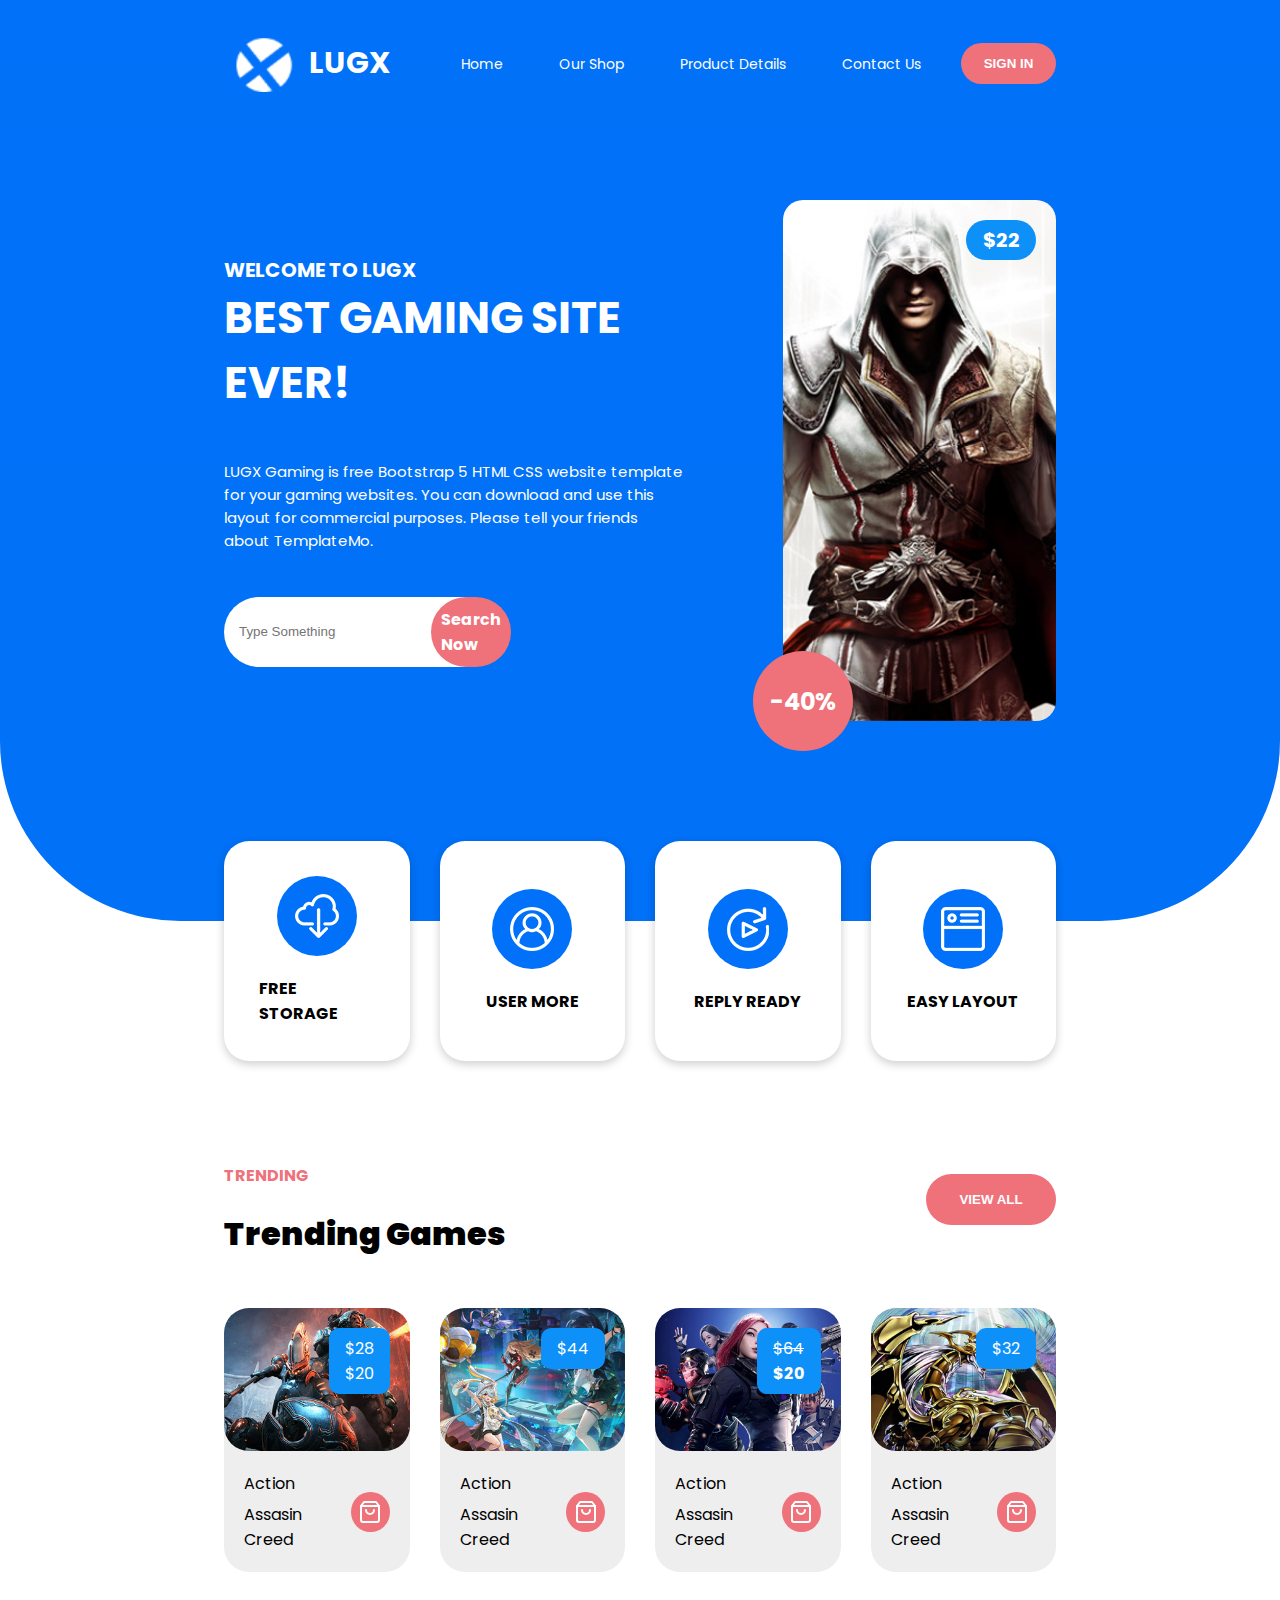
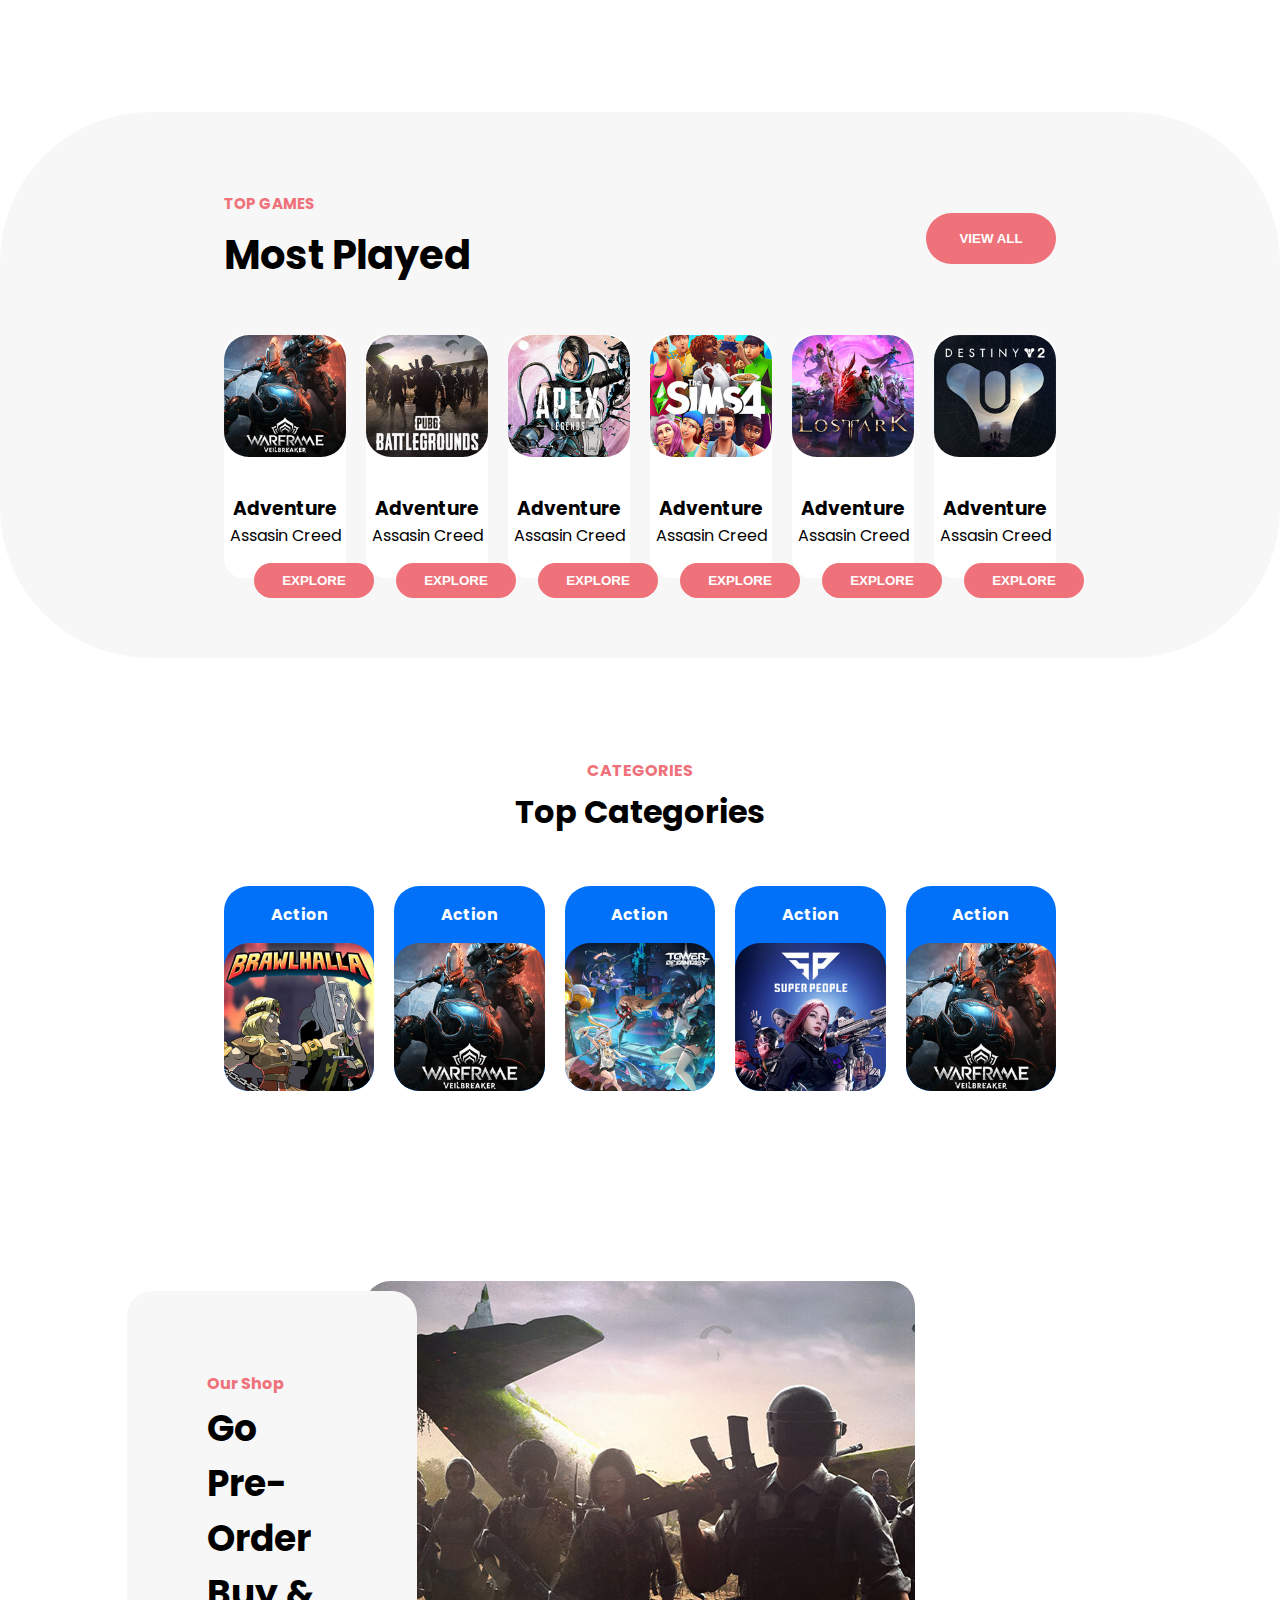
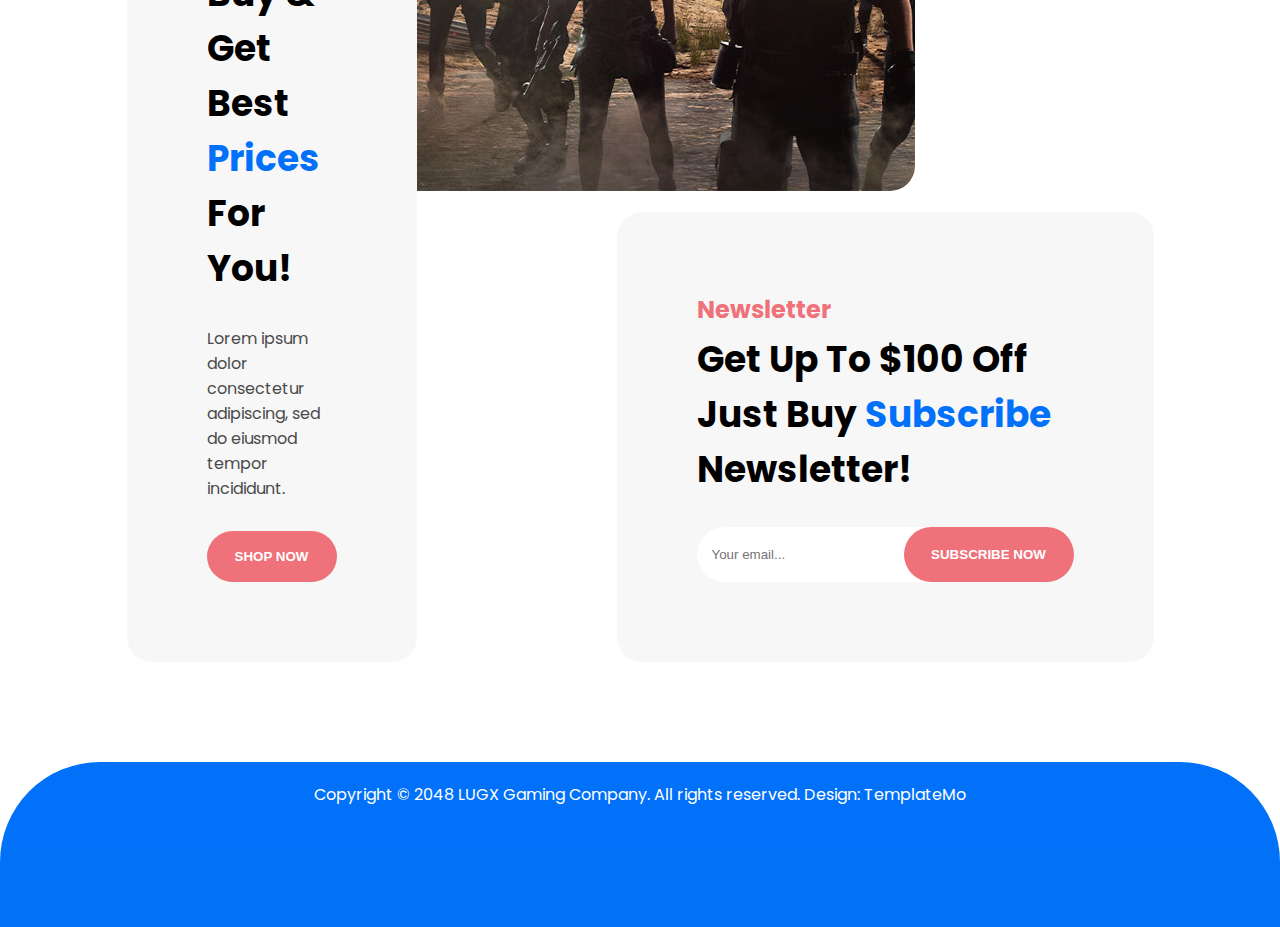
<file: index.html>
<!DOCTYPE html>
<html lang="en">
  <head>
    <meta charset="UTF-8" />
    <meta name="viewport" content="width=device-width, initial-scale=1.0" />
    <title>Document</title>
    <link rel="preconnect" href="https://fonts.googleapis.com" />
    <link rel="preconnect" href="https://fonts.gstatic.com" crossorigin />
    <link
      href="https://fonts.googleapis.com/css2?family=Poppins:ital,wght@0,100;0,200;0,300;0,400;0,500;0,600;0,700;0,800;0,900;1,100;1,200;1,300;1,400;1,500;1,600;1,700;1,800;1,900&display=swap"
      rel="stylesheet"
    />
    <link rel="stylesheet" href="style.css" />
  </head>
  <body>
    <header>
      <div class="container">
        <nav>
          <div class="nav-left">
            <img src="/images/image-xbox.png" alt="" />
            <p>LUGX</p>
          </div>
          <ul>
            <li><a href="index.html">Home</a></li>
            <li><a href="Shop.html">Our Shop</a></li>
            <li><a href="Product.html">Product Details</a></li>
            <li><a href="Contact.html">Contact Us</a></li>
            <button class="Nav-btn">SIGN IN</button>
            <img src="/images/align-left.svg" alt="" />
          </ul>
        </nav>
      </div>
    </header>

    <!-- header-end -->

    <!-- MAIN-SECTION -->
    <section class="bg-blue">
      <div class="container Main-section">
        <div class="main-left">
          <div class="top-group-main-left">
            <h1>WELCOME TO LUGX</h1>
            <h2>BEST GAMING SITE EVER!</h2>
          </div>

          <p>
            LUGX Gaming is free Bootstrap 5 HTML CSS website template for your
            gaming websites. You can download and use this layout for commercial
            purposes. Please tell your friends about TemplateMo.
          </p>
          <div class="input-button">
            <div class="input-button-content">
              <input type="text" placeholder="Type Something" />
              <div class="btn-red">Search Now</div>
            </div>
          </div>
        </div>
        <div class="main-right">
          <div class="money-container">
            <p>$22</p>
          </div>

          <div class="red-circle">
            <h2>-40%</h2>
          </div>
        </div>
      </div>
    </section>
    <!-- MAIN-END -->

    <!-- feature-section -->
    <section>
      <div class="container feature-section">
        <div class="feature-card">
          <div class="circle-blue">
            <img src="/images/featured-01.png" alt="" />
          </div>
          <p>FREE STORAGE</p>
        </div>
        <div class="feature-card">
          <div class="circle-blue">
            <img src="/images/featured-02.png" alt="" />
          </div>
          <p>USER MORE</p>
        </div>
        <div class="feature-card">
          <div class="circle-blue">
            <img src="/images/featured-03.png" alt="" />
          </div>
          <p>REPLY READY</p>
        </div>
        <div class="feature-card">
          <div class="circle-blue">
            <img src="/images/featured-04.png" alt="" />
          </div>
          <p>EASY LAYOUT</p>
        </div>
      </div>
    </section>
    <!-- feature-end -->

    <!-- trending-section -->
    <!--  -->
    <section>
      <div class="container trending-section">
        <div class="top-trending">
          <div class="top-col">
            <h5>
              <span style="color: #ef717a">
                <span style="font-size: 16px">TRENDING</span></span
              >
            </h5>
            <h2>
              <strong>
                <span style="font-size: 32px">Trending Games</span></strong
              >
            </h2>
          </div>
          <button class="red-button">VIEW ALL</button>
        </div>
        <div class="trending-grid">
          <div class="trending-card">
            <div class="trending-card-top">
              <img src="/images/trending-01.jpg" alt="" />
              <div class="blue-trending">
                <p>$28</p>
                <p>$20</p>
              </div>
            </div>
            <div class="trending-card-bottom">
              <div class="trending-card-col">
                <p>Action</p>
                <p>Assasin Creed</p>
              </div>
              <div class="circle-red">
                <img src="/images/shopping-bag.svg" alt="" />
              </div>
            </div>
          </div>
          <div class="trending-card">
            <div class="trending-card-top">
              <img src="/images/trending-02.jpg" alt="" />
              <div class="blue-trending">
                <p>$44</p>
              </div>
            </div>
            <div class="trending-card-bottom">
              <div class="trending-card-col">
                <p>Action</p>
                <p>Assasin Creed</p>
              </div>
              <div class="circle-red">
                <img src="/images/shopping-bag.svg" alt="" />
              </div>
            </div>
          </div>
          <div class="trending-card">
            <div class="trending-card-top">
              <img src="/images/trending-03.jpg" alt="" />
              <div class="blue-trending">
                <strike style="color: white">$64</strike>
                <strong style="color: white">$20</strong>
              </div>
            </div>
            <div class="trending-card-bottom">
              <div class="trending-card-col">
                <p>Action</p>
                <p>Assasin Creed</p>
              </div>
              <div class="circle-red">
                <img src="/images/shopping-bag.svg" alt="" />
              </div>
            </div>
          </div>
          <div class="trending-card">
            <div class="trending-card-top">
              <img src="/images/trending-04.jpg" alt="" />
              <div class="blue-trending">
                <p>$32</p>
              </div>
            </div>
            <div class="trending-card-bottom">
              <div class="trending-card-col">
                <p>Action</p>
                <p>Assasin Creed</p>
              </div>
              <div class="circle-red">
                <img src="/images/shopping-bag.svg" alt="" />
              </div>
            </div>
          </div>
        </div>
      </div>
    </section>
    <!-- trending-end -->
    <!-- top-games-section -->
    <section class="bg-gray">
      <div class="container top-games-section">
        <div class="top-games-top">
          <div class="top-games-col">
            <h3>TOP GAMES</h3>
            <h2>Most Played</h2>
          </div>
          <button class="red-button">VIEW ALL</button>
        </div>
        <div class="top-games-grid">
          <div class="top-games-card">
            <div class="top-card-games-image">
              <img src="/images/top-game-01.jpg" alt="" />
              <div class="red-button-games">
                <button class="red-btn2">EXPLORE</button>
              </div>
            </div>
            <div class="top-card-games-bottom">
              <h3>Adventure</h3>
              <p>Assasin Creed</p>
            </div>
          </div>
          <div class="top-games-card">
            <div class="top-card-games-image">
              <img src="/images/top-game-02.jpg" alt="" />
              <div class="red-button-games">
                <button class="red-btn2">EXPLORE</button>
              </div>
            </div>
            <div class="top-card-games-bottom">
              <h3>Adventure</h3>
              <p>Assasin Creed</p>
            </div>
          </div>
          <div class="top-games-card">
            <div class="top-card-games-image">
              <img src="/images/top-game-03.jpg" alt="" />
              <div class="red-button-games">
                <button class="red-btn2">EXPLORE</button>
              </div>
            </div>
            <div class="top-card-games-bottom">
              <h3>Adventure</h3>
              <p>Assasin Creed</p>
            </div>
          </div>
          <div class="top-games-card">
            <div class="top-card-games-image">
              <img src="/images/top-game-04.jpg" alt="" />
              <div class="red-button-games">
                <button class="red-btn2">EXPLORE</button>
              </div>
            </div>
            <div class="top-card-games-bottom">
              <h3>Adventure</h3>
              <p>Assasin Creed</p>
            </div>
          </div>
          <div class="top-games-card">
            <div class="top-card-games-image">
              <img src="/images/top-game-05.jpg" alt="" />
              <div class="red-button-games">
                <button class="red-btn2">EXPLORE</button>
              </div>
            </div>
            <div class="top-card-games-bottom">
              <h3>Adventure</h3>
              <p>Assasin Creed</p>
            </div>
          </div>
          <div class="top-games-card">
            <div class="top-card-games-image">
              <img src="/images/top-game-06.jpg" alt="" />
              <div class="red-button-games">
                <button class="red-btn2">EXPLORE</button>
              </div>
            </div>
            <div class="top-card-games-bottom">
              <h3>Adventure</h3>
              <p>Assasin Creed</p>
            </div>
          </div>
        </div>
      </div>
    </section>
    <!-- top-games-end -->

    <section>
      <!-- top-category -->
      <div class="container Top-Categories">
        <div class="top-category-top">
          <h3>CATEGORIES</h3>
          <h2>Top Categories</h2>
        </div>
        <div class="top-category-grid">
          <div class="top-category-card">
            <p>Action</p>
            <div class="bottom-category-card">
              <img src="/images/categories-01.jpg" alt="" />
            </div>
          </div>
          <div class="top-category-card">
            <p>Action</p>
            <div class="bottom-category-card">
              <img src="/images/categories-05.jpg" alt="" />
            </div>
          </div>
          <div class="top-category-card">
            <p>Action</p>
            <div class="bottom-category-card">
              <img src="/images/categories-03.jpg" alt="" />
            </div>
          </div>
          <div class="top-category-card">
            <p>Action</p>
            <div class="bottom-category-card">
              <img src="/images/categories-04.jpg" alt="" />
            </div>
          </div>
          <div class="top-category-card">
            <p>Action</p>
            <div class="bottom-category-card">
              <img src="/images/categories-05.jpg" alt="" />
            </div>
          </div>
        </div>
      </div>
    </section>
    <!-- top-category-end -->
    <!-- shop-section -->
    <section>
      <div class="container shop-section">
        <div class="pos-abs-image">
          <img src="/images/cta-bg.jpg" alt="" />
        </div>
        <div class="shop-left">
          <div class="shop-left-top-text">
            <h2>Our Shop</h2>
            <p>
              Go Pre-Order Buy & Get Best
              <span style="color: #0171f9">Prices</span> For You!
            </p>
          </div>
          <span style="color: #4a4a4a">
            Lorem ipsum dolor consectetur adipiscing, sed do eiusmod tempor
            incididunt.
          </span>
          <button class="red-button">SHOP NOW</button>
        </div>
        <div class="shop-right">
          <div class="shop-right-top-text">
            <h2>Newsletter</h2>
            <p>
              Get Up To $100 Off Just Buy
              <span style="color: #0171f9">Subscribe</span> Newsletter!
            </p>
          </div>
          <div class="bottom-input-group">
            <input type="text" placeholder="Your email..." />
            <button class="red-input">SUBSCRIBE NOW</button>
          </div>
        </div>
      </div>
    </section>
    <!-- shop-end -->

    <!-- footer -->

    <footer>
      <div class="container footer-content">
        <p>
          Copyright © 2048 LUGX Gaming Company. All rights reserved.
          <span>Design: TemplateMo</span>
        </p>
      </div>
    </footer>
  </body>
</html>
</file>
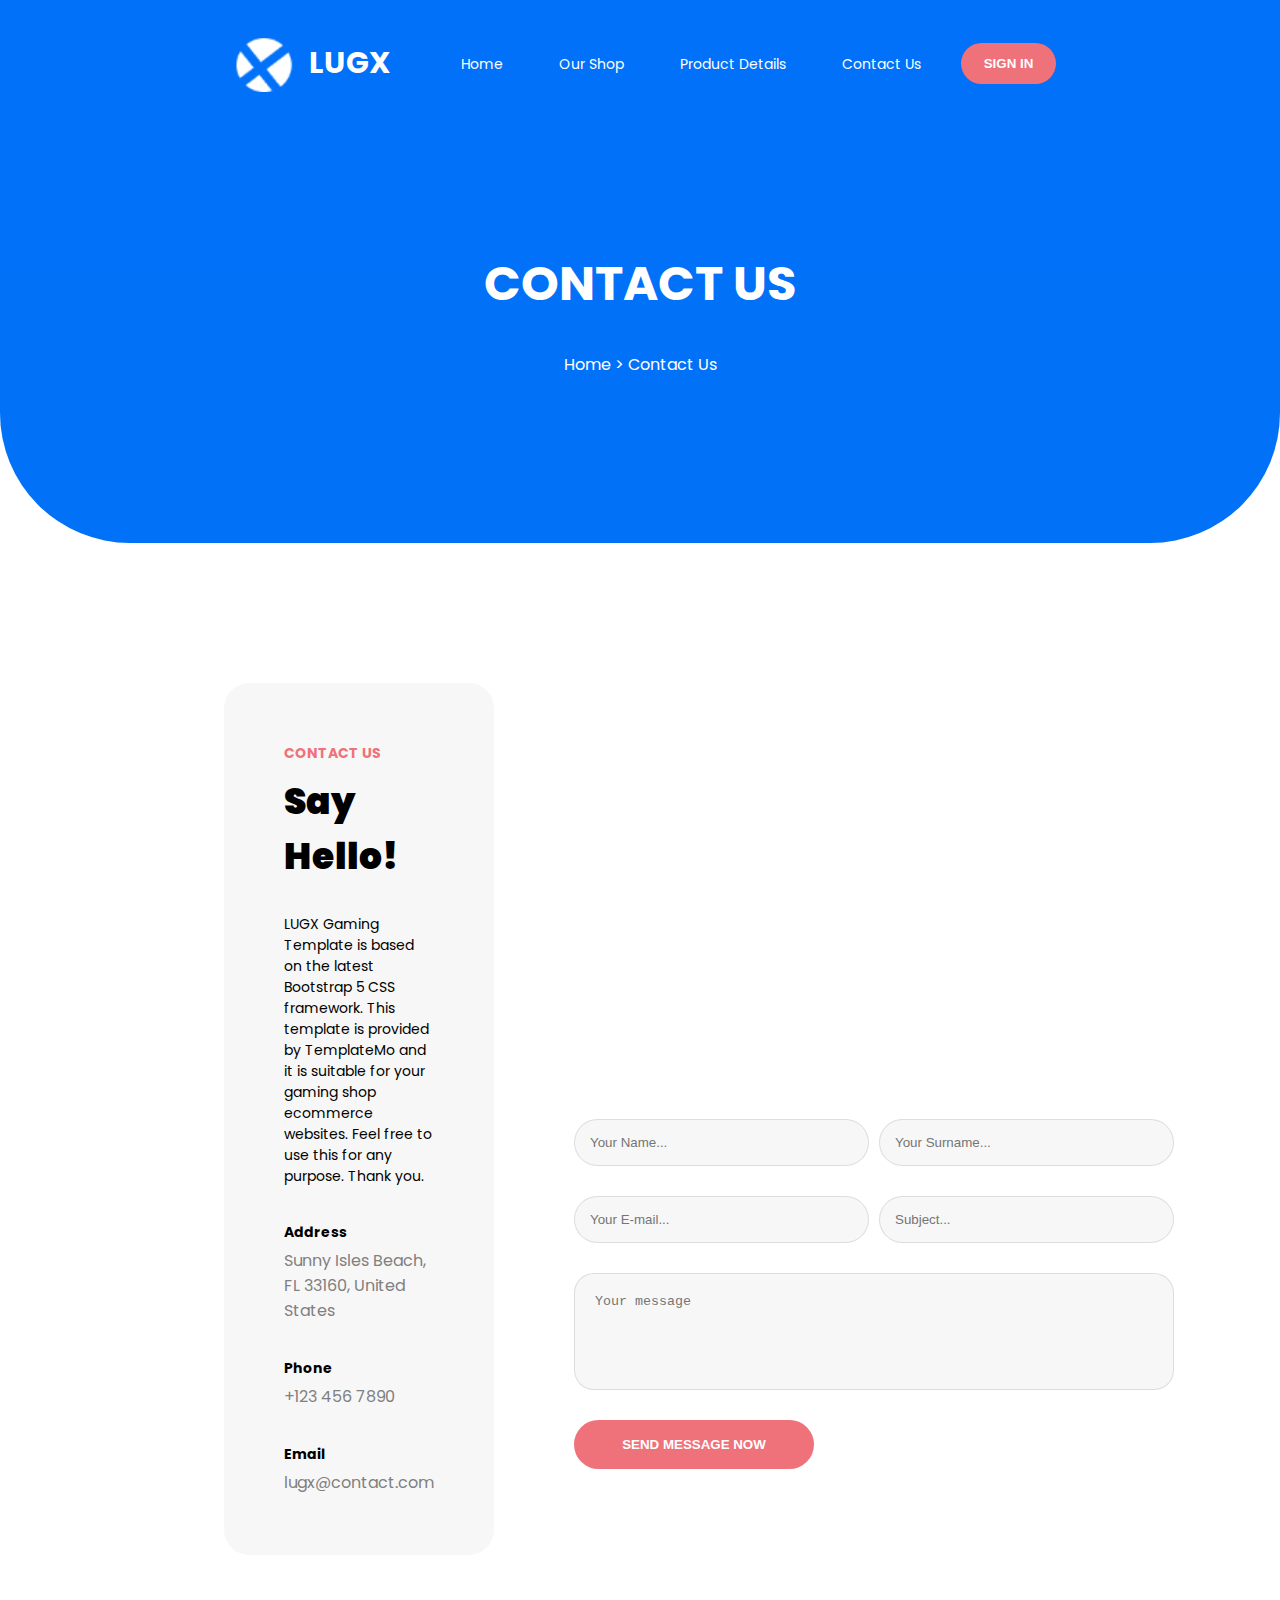
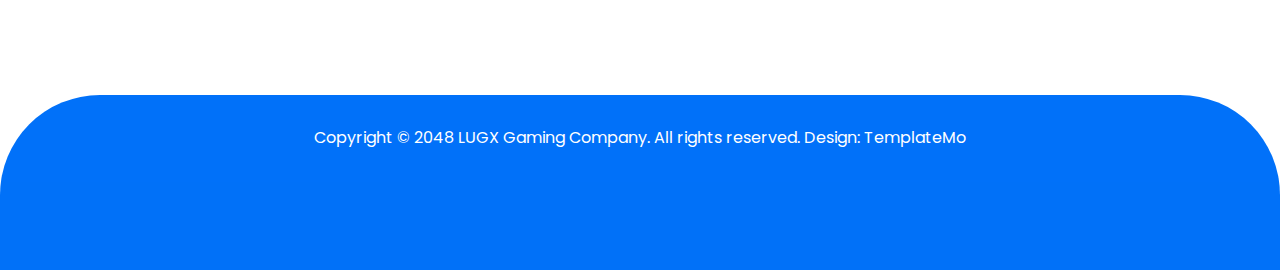
<file: Contact.html>
<!DOCTYPE html>
<html lang="en">
  <head>
    <meta charset="UTF-8" />
    <meta name="viewport" content="width=device-width, initial-scale=1.0" />
    <title>Document</title>
    <link
      href="https://fonts.googleapis.com/css2?family=Poppins&display=swap"
      rel="stylesheet"
    />
    <link rel="stylesheet" href="Contact.CSS" />
  </head>
  <body>
    <header>
      <nav>
        <div class="nav-left">
          <img src="/images/image-xbox.png" alt="" />
          <p>LUGX</p>
        </div>
        <ul>
          <li><a href="index.html">Home</a></li>
          <li><a href="Shop.html">Our Shop</a></li>
          <li><a href="Product.html">Product Details</a></li>
          <li><a href="Contact.html">Contact Us</a></li>
          <button class="Nav-btn">SIGN IN</button>
        </ul>
      </nav>
      <div class="heading-mid">
        <h1>CONTACT US</h1>
        <p>
          <a href="index.html">Home</a> > <a href="Contact.html">Contact Us</a>
        </p>
      </div>
    </header>

    <!-- google-maps-section -->
    <section>
      <div class="container Contact-section">
        <div class="contact-left">
          <div class="contact-left-top-text">
            <h3>CONTACT US</h3>
            <h2>Say Hello!</h2>
          </div>
          <span id="Max-width" style="font-size: 14px">
            LUGX Gaming Template is based on the latest Bootstrap 5 CSS
            framework. This template is provided by TemplateMo and it is
            suitable for your gaming shop ecommerce websites. Feel free to use
            this for any purpose. Thank you.
          </span>
          <div class="bottom-left-col-group">
            <h2>Address</h2>
            <p>Sunny Isles Beach, FL 33160, United States</p>
          </div>
          <div class="bottom-left-col-group">
            <h2>Phone</h2>
            <p>+123 456 7890</p>
          </div>
          <div class="bottom-left-col-group">
            <h2>Email</h2>
            <p>lugx@contact.com</p>
          </div>
        </div>
        <div class="contact-right">
          <iframe
            src="https://www.google.com/maps/embed?pb=!1m18!1m12!1m3!1d28703.05388861477!2d-80.1456167675258!3d25.939107693384067!2m3!1f0!2f0!3f0!3m2!1i1024!2i768!4f13.1!3m3!1m2!1s0x88d9acfee073549d%3A0xf4e74db7a5da487a!2sSunny%20Isles%20Beach%2C%20FL%2033160!5e0!3m2!1sen!2sus!4v1702441678412!5m2!1sen!2sus"
            width="600"
            height="300"
            style="border: 0"
            style="border-radius: 20px"
            allowfullscreen=""
            loading="lazy"
            referrerpolicy="no-referrer-when-downgrade"
          ></iframe>
          <form action="">
            <div class="input-group">
              <input type="text" placeholder="Your Name..." />
              <input type="text" placeholder="Your Surname..." />
            </div>
            <div class="input-group">
              <input type="text" placeholder="Your E-mail..." />
              <input type="text" placeholder="Subject..." />
            </div>
            <div class="input-group">
              <textarea
                placeholder="Your message"
                name=""
                id=""
                cols="30"
                rows="5"
              ></textarea>
            </div>
            <button class="red-btn-contact">SEND MESSAGE NOW</button>
          </form>
        </div>
      </div>
    </section>

    <footer>
      <div class="container footer-content">
        <p>
          Copyright © 2048 LUGX Gaming Company. All rights reserved.
          <span>Design: TemplateMo</span>
        </p>
      </div>
    </footer>
  </body>
</html>
</file>
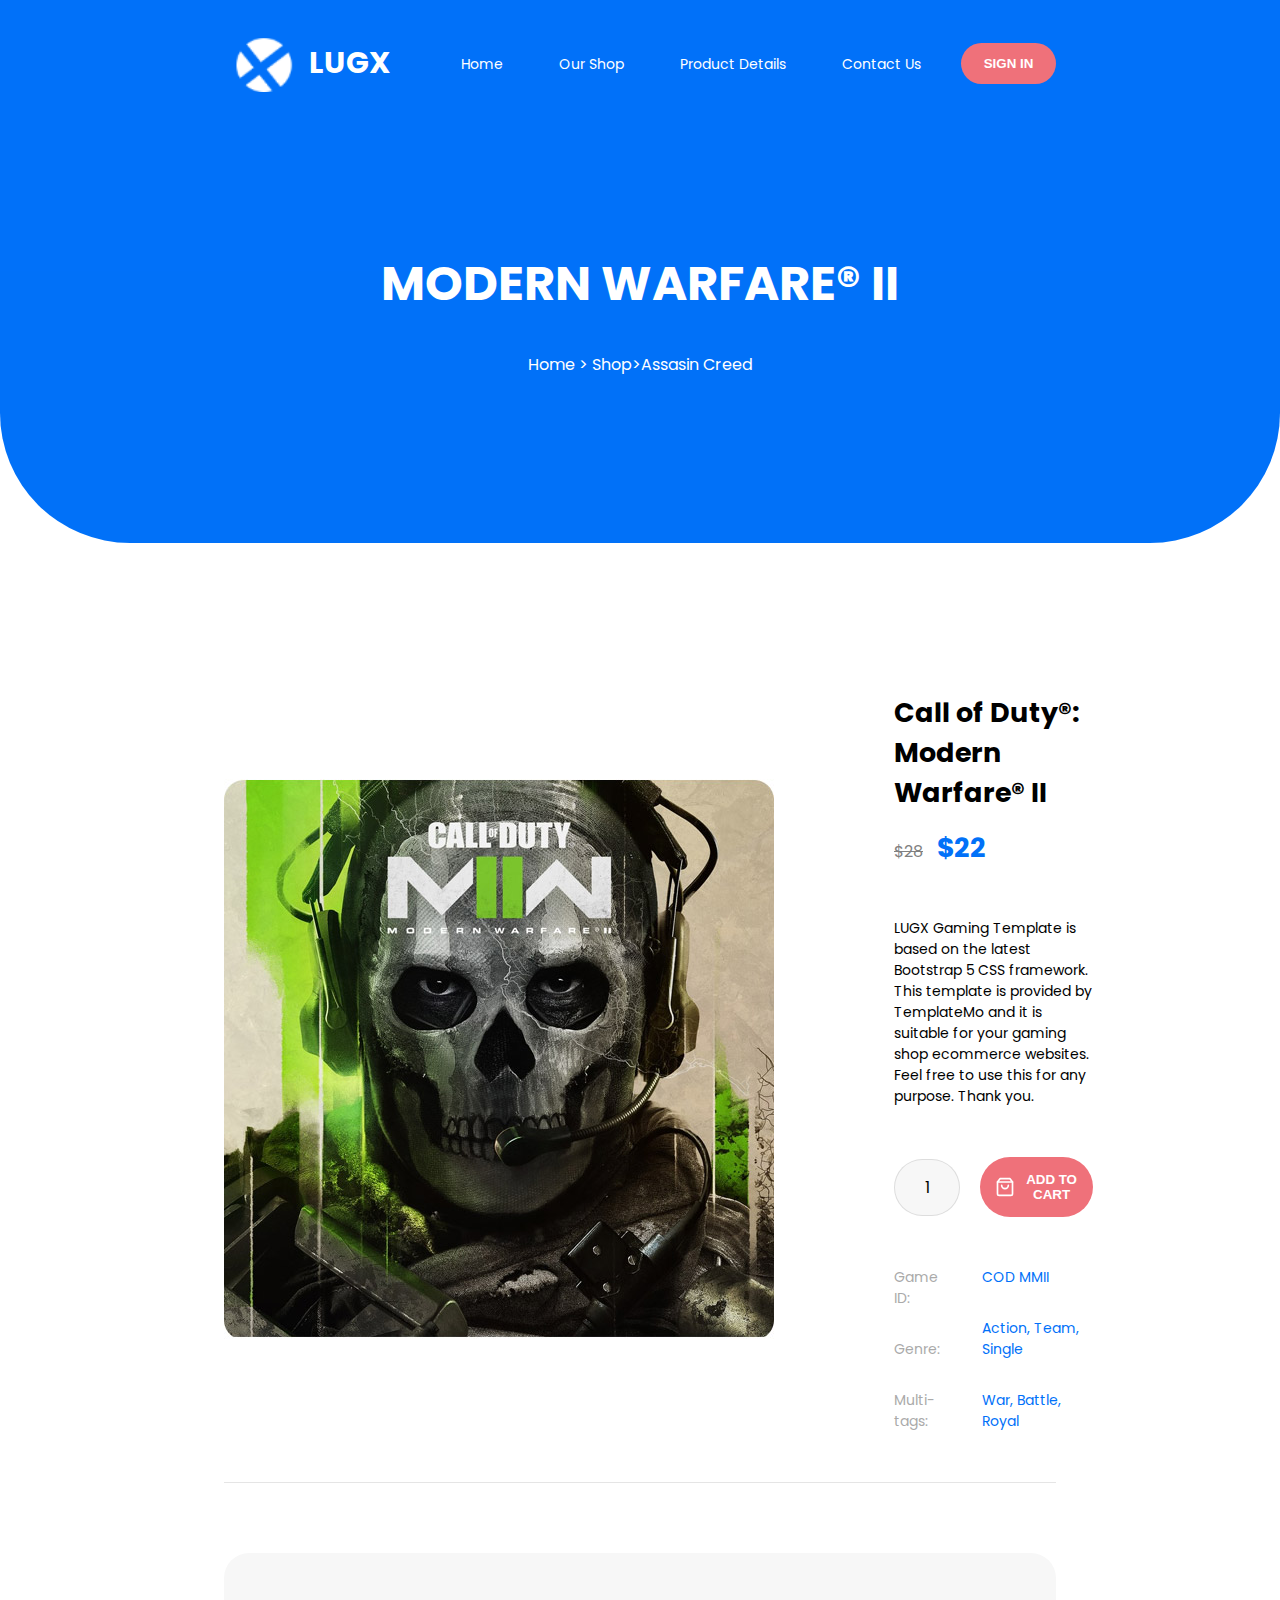
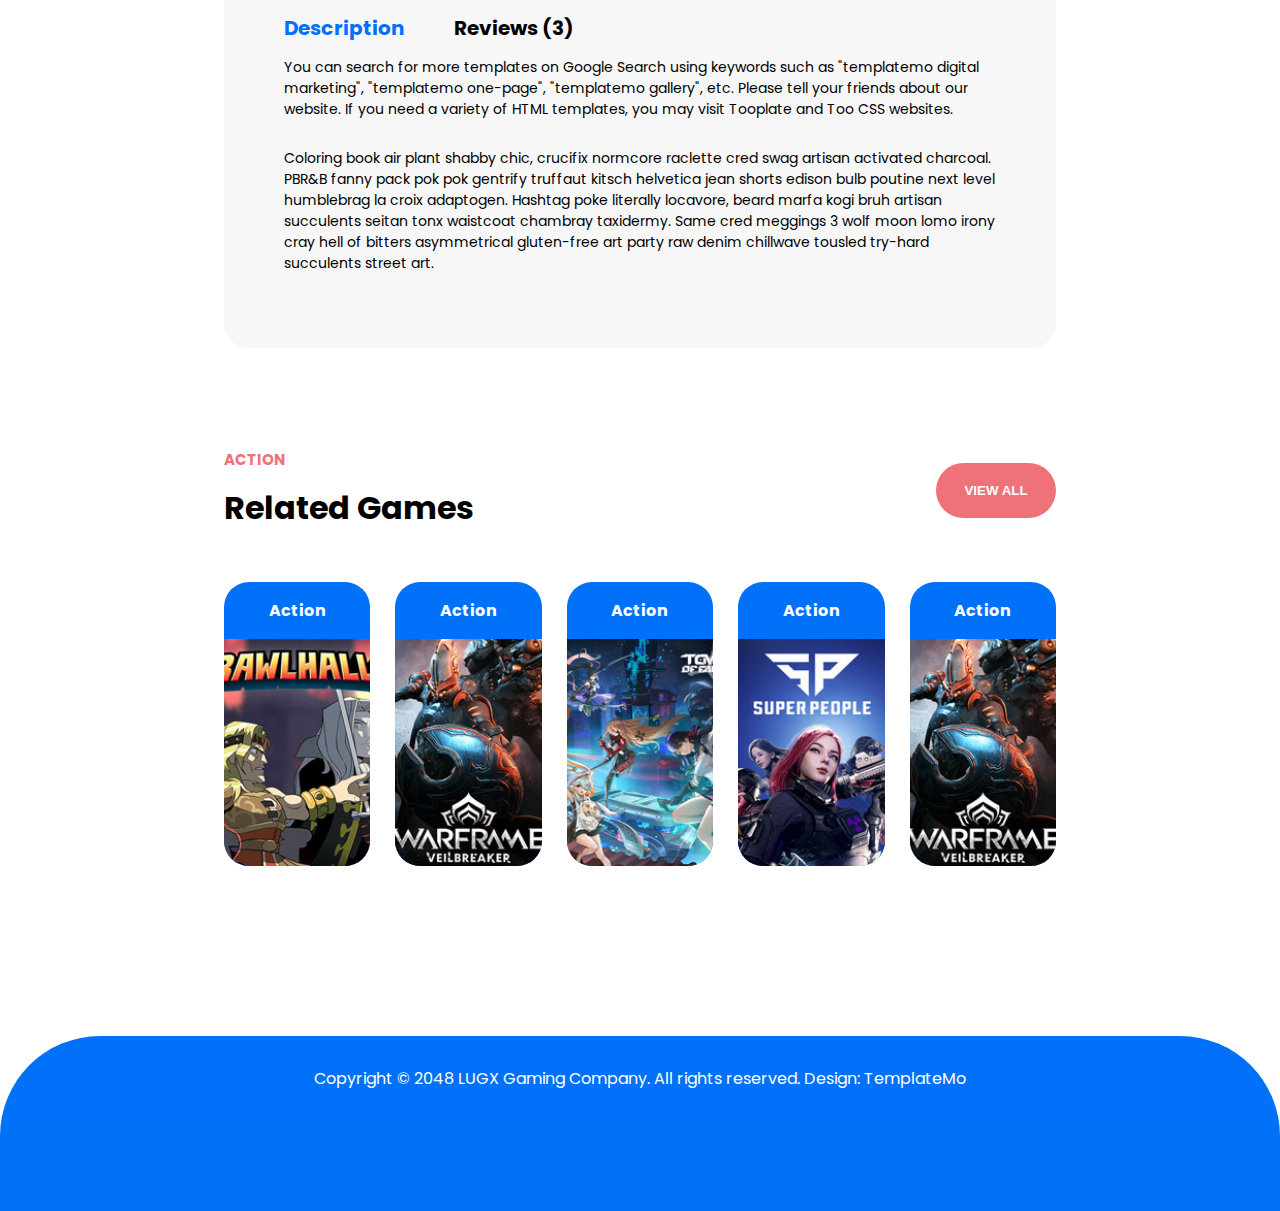
<file: product.html>
<!DOCTYPE html>
<html lang="en">
  <head>
    <meta charset="UTF-8" />
    <meta name="viewport" content="width=device-width, initial-scale=1.0" />
    <title>Document</title>
    <link
      href="https://fonts.googleapis.com/css2?family=Poppins&display=swap"
      rel="stylesheet"
    />
    <link rel="stylesheet" href="product.css" />
  </head>
  <body>
    <header>
      <nav>
        <div class="nav-left">
          <img src="/images/image-xbox.png" alt="" />
          <p>LUGX</p>
        </div>
        <ul>
          <li><a href="index.html">Home</a></li>
          <li><a href="Shop.html">Our Shop</a></li>
          <li><a href="Product.html">Product Details</a></li>
          <li><a href="Contact.html">Contact Us</a></li>
          <button class="Nav-btn">SIGN IN</button>
        </ul>
      </nav>
      <div class="heading-mid">
        <h1>MODERN WARFARE® II</h1>
        <p>
          <a href="index.html">Home</a> > <a href="shop.html">Shop</a>>Assasin
          Creed
        </p>
      </div>
    </header>

    <!-- mw2-section -->
    <section>
      <div class="container mw2-section">
        <div class="mw2-left">
          <img src="/images/single-game.jpg" alt="" />
        </div>
        <div class="mw2-right">
          <div class="mw2-top-text">
            <h2>Call of Duty®: Modern Warfare® II</h2>
            <span>
              <strike style="color: gray">$28</strike>
              <span style="color: #0171f8">
                <strong>
                  <span style="font-size: 27px">
                    <span style="padding-left: 10px">$22</span></span
                  ></strong
                ></span
              ></span
            >
          </div>
          <p id="max-width">
            LUGX Gaming Template is based on the latest Bootstrap 5 CSS
            framework. This template is provided by TemplateMo and it is
            suitable for your gaming shop ecommerce websites. Feel free to use
            this for any purpose. Thank you.
          </p>
          <div class="card-group">
            <div class="beatle">1</div>
            <button class="red-cart">
              <img src="/images/shopping-bag.svg" alt="" />
              ADD TO CART
            </button>
          </div>
          <div class="bottom-flex-wrapper">
            <div class="bottom-col-wrapper">
              <p>Game ID:</p>
              <p>Genre:</p>
              <p>Multi-tags:</p>
            </div>
            <div class="bottom-col-wrapper">
              <span style="color: #0171f9">COD MMII</span>
              <span style="color: #0171f9">Action, Team, Single</span>
              <span style="color: #0171f9">War, Battle, Royal</span>
            </div>
          </div>
        </div>
      </div>
    </section>
    <!-- mw2-section-end -->

    <!-- review-section -->
    <section>
      <div class="container review-section">
        <div class="review-container">
          <div class="review-top">
            <span style="color: #0171f9">
              <span style="font-size: 20px">
                <span style="font-weight: bolder">Description</span></span
              ></span
            >
            <span style="font-size: 20px">
              <span style="font-weight: bold">Reviews (3)</span></span
            >
          </div>
          <p>
            You can search for more templates on Google Search using keywords
            such as "templatemo digital marketing", "templatemo one-page",
            "templatemo gallery", etc. Please tell your friends about our
            website. If you need a variety of HTML templates, you may visit
            Tooplate and Too CSS websites.
          </p>
          <p>
            Coloring book air plant shabby chic, crucifix normcore raclette cred
            swag artisan activated charcoal. PBR&B fanny pack pok pok gentrify
            truffaut kitsch helvetica jean shorts edison bulb poutine next level
            humblebrag la croix adaptogen. Hashtag poke literally locavore,
            beard marfa kogi bruh artisan succulents seitan tonx waistcoat
            chambray taxidermy. Same cred meggings 3 wolf moon lomo irony cray
            hell of bitters asymmetrical gluten-free art party raw denim
            chillwave tousled try-hard succulents street art.
          </p>
        </div>
      </div>
    </section>
    <!-- Top-categories -->
    <section>
      <div class="container Top-Categories">
        <div class="top-category-top">
          <div class="top-category-col">
            <h4>ACTION</h4>
            <h2>Related Games</h2>
          </div>
          <button class="red-btn0">VIEW ALL</button>
        </div>
        <div class="top-category-grid">
          <div class="top-category-card">
            <p>Action</p>
            <div class="bottom-category-card">
              <img src="/images/categories-01.jpg" alt="" />
            </div>
          </div>
          <div class="top-category-card">
            <p>Action</p>
            <div class="bottom-category-card">
              <img src="/images/categories-05.jpg" alt="" />
            </div>
          </div>
          <div class="top-category-card">
            <p>Action</p>
            <div class="bottom-category-card">
              <img src="/images/categories-03.jpg" alt="" />
            </div>
          </div>
          <div class="top-category-card">
            <p>Action</p>
            <div class="bottom-category-card">
              <img src="/images/categories-04.jpg" alt="" />
            </div>
          </div>
          <div class="top-category-card">
            <p>Action</p>
            <div class="bottom-category-card">
              <img src="/images/categories-05.jpg" alt="" />
            </div>
          </div>
        </div>
      </div>
    </section>

    <footer>
      <div class="container footer-content">
        <p>
          Copyright © 2048 LUGX Gaming Company. All rights reserved.
          <span>Design: TemplateMo</span>
        </p>
      </div>
    </footer>
  </body>
</html>
</file>
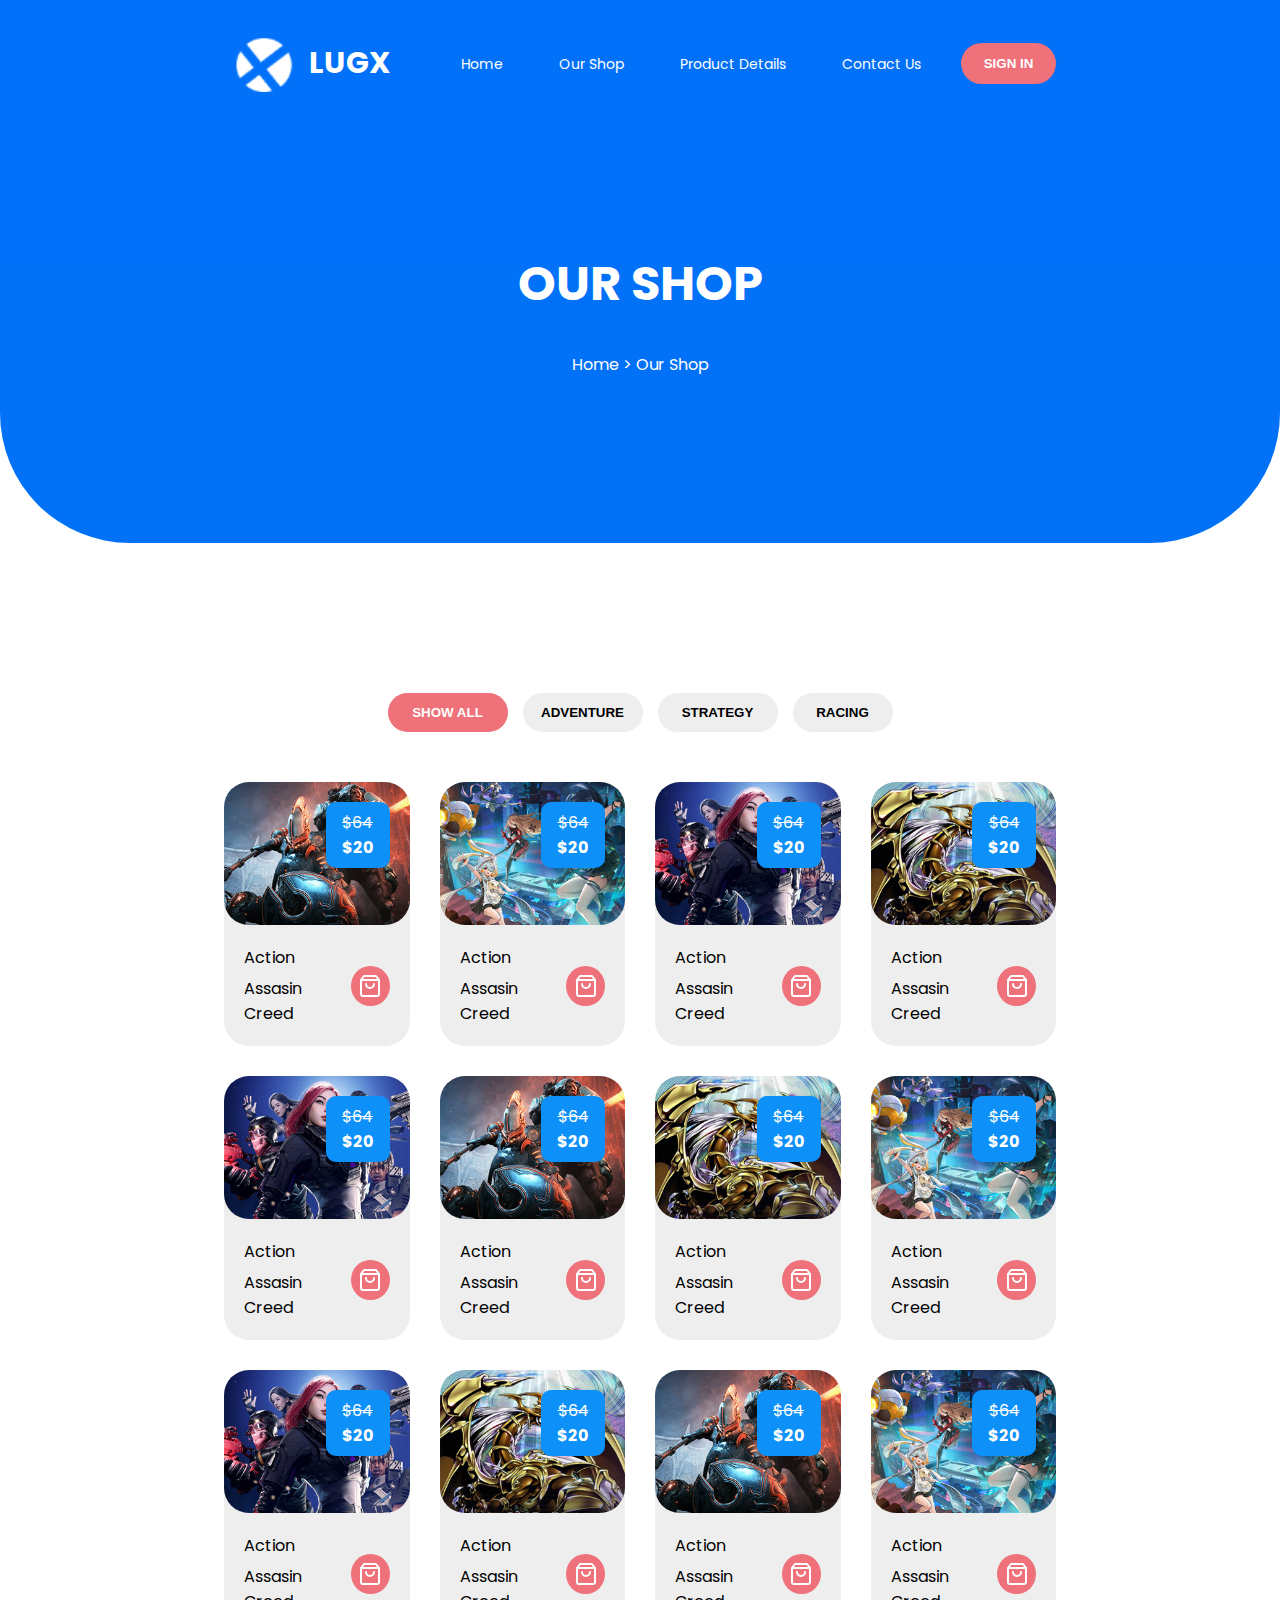
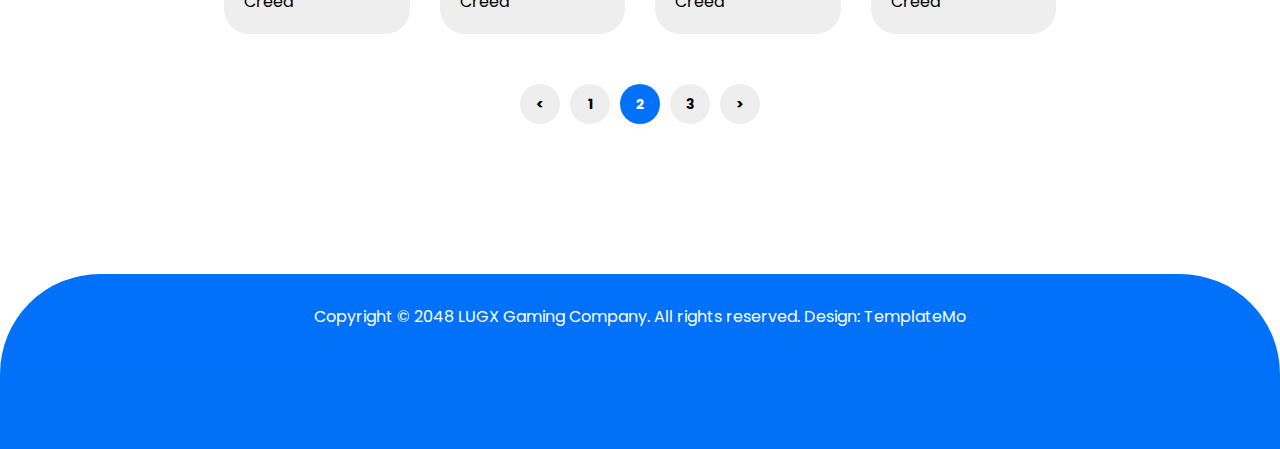
<file: shop.html>
<!DOCTYPE html>
<html lang="en">
  <head>
    <meta charset="UTF-8" />
    <meta name="viewport" content="width=device-width, initial-scale=1.0" />
    <title>Document</title>
    <link
      href="https://fonts.googleapis.com/css2?family=Poppins&display=swap"
      rel="stylesheet"
    />
    <link rel="stylesheet" href="shop.css" />
  </head>
  <body>
    <!-- header -->
    <header>
      <nav>
        <div class="nav-left">
          <img src="/images/image-xbox.png" alt="" />
          <p>LUGX</p>
        </div>
        <ul>
          <li><a href="index.html">Home</a></li>
          <li><a href="Shop.html">Our Shop</a></li>
          <li><a href="Product.html">Product Details</a></li>
          <li><a href="Contact.html">Contact Us</a></li>
          <button class="Nav-btn">SIGN IN</button>
        </ul>
      </nav>
      <div class="heading-mid">
        <h1>OUR SHOP</h1>
        <p><a href="index.html">Home</a> > Our Shop</p>
      </div>
    </header>
    <!-- header -->

    <!-- main -->

    <section>
      <div class="container main-section">
        <div class="top-main">
          <button class="red-btn">SHOW ALL</button>
          <button class="gray-btn">Adventure</button>
          <button class="gray-btn">STRATEGY</button>
          <button class="gray-btn2">RACING</button>
        </div>
        <div class="trending-grid">
          <div class="trending-card">
            <div class="trending-card-top">
              <img src="/images/trending-01.jpg" alt="" />
              <div class="blue-trending">
                <strike style="color: white">$64</strike>
                <strong style="color: white">$20</strong>
              </div>
            </div>
            <div class="trending-card-bottom">
              <div class="trending-card-col">
                <p>Action</p>
                <p>Assasin Creed</p>
              </div>
              <div class="circle-red">
                <img src="/images/shopping-bag.svg" alt="" />
              </div>
            </div>
          </div>
          <div class="trending-card">
            <div class="trending-card-top">
              <img src="/images/trending-02.jpg" alt="" />
              <div class="blue-trending">
                <strike style="color: white">$64</strike>
                <strong style="color: white">$20</strong>
              </div>
            </div>
            <div class="trending-card-bottom">
              <div class="trending-card-col">
                <p>Action</p>
                <p>Assasin Creed</p>
              </div>
              <div class="circle-red">
                <img src="/images/shopping-bag.svg" alt="" />
              </div>
            </div>
          </div>
          <div class="trending-card">
            <div class="trending-card-top">
              <img src="/images/trending-03.jpg" alt="" />
              <div class="blue-trending">
                <strike style="color: white">$64</strike>
                <strong style="color: white">$20</strong>
              </div>
            </div>
            <div class="trending-card-bottom">
              <div class="trending-card-col">
                <p>Action</p>
                <p>Assasin Creed</p>
              </div>
              <div class="circle-red">
                <img src="/images/shopping-bag.svg" alt="" />
              </div>
            </div>
          </div>
          <div class="trending-card">
            <div class="trending-card-top">
              <img src="/images/trending-04.jpg" alt="" />
              <div class="blue-trending">
                <strike style="color: white">$64</strike>
                <strong style="color: white">$20</strong>
              </div>
            </div>
            <div class="trending-card-bottom">
              <div class="trending-card-col">
                <p>Action</p>
                <p>Assasin Creed</p>
              </div>
              <div class="circle-red">
                <img src="/images/shopping-bag.svg" alt="" />
              </div>
            </div>
          </div>

          <div class="trending-card">
            <div class="trending-card-top">
              <img src="/images/trending-03.jpg" alt="" />
              <div class="blue-trending">
                <strike style="color: white">$64</strike>
                <strong style="color: white">$20</strong>
              </div>
            </div>
            <div class="trending-card-bottom">
              <div class="trending-card-col">
                <p>Action</p>
                <p>Assasin Creed</p>
              </div>
              <div class="circle-red">
                <img src="/images/shopping-bag.svg" alt="" />
              </div>
            </div>
          </div>
          <div class="trending-card">
            <div class="trending-card-top">
              <img src="/images/trending-01.jpg" alt="" />
              <div class="blue-trending">
                <strike style="color: white">$64</strike>
                <strong style="color: white">$20</strong>
              </div>
            </div>
            <div class="trending-card-bottom">
              <div class="trending-card-col">
                <p>Action</p>
                <p>Assasin Creed</p>
              </div>
              <div class="circle-red">
                <img src="/images/shopping-bag.svg" alt="" />
              </div>
            </div>
          </div>
          <div class="trending-card">
            <div class="trending-card-top">
              <img src="/images/trending-04.jpg" alt="" />
              <div class="blue-trending">
                <strike style="color: white">$64</strike>
                <strong style="color: white">$20</strong>
              </div>
            </div>
            <div class="trending-card-bottom">
              <div class="trending-card-col">
                <p>Action</p>
                <p>Assasin Creed</p>
              </div>
              <div class="circle-red">
                <img src="/images/shopping-bag.svg" alt="" />
              </div>
            </div>
          </div>
          <div class="trending-card">
            <div class="trending-card-top">
              <img src="/images/trending-02.jpg" alt="" />
              <div class="blue-trending">
                <strike style="color: white">$64</strike>
                <strong style="color: white">$20</strong>
              </div>
            </div>
            <div class="trending-card-bottom">
              <div class="trending-card-col">
                <p>Action</p>
                <p>Assasin Creed</p>
              </div>
              <div class="circle-red">
                <img src="/images/shopping-bag.svg" alt="" />
              </div>
            </div>
          </div>

          <div class="trending-card">
            <div class="trending-card-top">
              <img src="/images/trending-03.jpg" alt="" />
              <div class="blue-trending">
                <strike style="color: white">$64</strike>
                <strong style="color: white">$20</strong>
              </div>
            </div>
            <div class="trending-card-bottom">
              <div class="trending-card-col">
                <p>Action</p>
                <p>Assasin Creed</p>
              </div>
              <div class="circle-red">
                <img src="/images/shopping-bag.svg" alt="" />
              </div>
            </div>
          </div>
          <div class="trending-card">
            <div class="trending-card-top">
              <img src="/images/trending-04.jpg" alt="" />
              <div class="blue-trending">
                <strike style="color: white">$64</strike>
                <strong style="color: white">$20</strong>
              </div>
            </div>
            <div class="trending-card-bottom">
              <div class="trending-card-col">
                <p>Action</p>
                <p>Assasin Creed</p>
              </div>
              <div class="circle-red">
                <img src="/images/shopping-bag.svg" alt="" />
              </div>
            </div>
          </div>
          <div class="trending-card">
            <div class="trending-card-top">
              <img src="/images/trending-01.jpg" alt="" />
              <div class="blue-trending">
                <strike style="color: white">$64</strike>
                <strong style="color: white">$20</strong>
              </div>
            </div>
            <div class="trending-card-bottom">
              <div class="trending-card-col">
                <p>Action</p>
                <p>Assasin Creed</p>
              </div>
              <div class="circle-red">
                <img src="/images/shopping-bag.svg" alt="" />
              </div>
            </div>
          </div>
          <div class="trending-card">
            <div class="trending-card-top">
              <img src="/images/trending-02.jpg" alt="" />
              <div class="blue-trending">
                <strike style="color: white">$64</strike>
                <strong style="color: white">$20</strong>
              </div>
            </div>
            <div class="trending-card-bottom">
              <div class="trending-card-col">
                <p>Action</p>
                <p>Assasin Creed</p>
              </div>
              <div class="circle-red">
                <img src="/images/shopping-bag.svg" alt="" />
              </div>
            </div>
          </div>
        </div>
        <div class="bottom-main">
          <div class="gray-circle">
            <p><</p>
          </div>
          <div class="gray-circle">
            <p>1</p>
          </div>
          <div class="gray-circle">
            <p id="has">2</p>
          </div>
          <div class="gray-circle">
            <p>3</p>
          </div>
          <div class="gray-circle">
            <p>></p>
          </div>
        </div>
      </div>
    </section>
    <footer>
      <div class="container footer-content">
        <p>
          Copyright © 2048 LUGX Gaming Company. All rights reserved.
          <span>Design: TemplateMo</span>
        </p>
      </div>
    </footer>
  </body>
</html>
</file>
<file: style.css>
body {
  width: 100%;
  margin: 0;
  font-family: "Poppins", sans-serif;
}

section {
  width: 100%;
  display: flex;
  justify-content: center;
}
.container {
  display: flex;
  width: 65%;
  max-width: 1300px;
}
@media screen and (max-width: 1120px) {
  .container {
    padding: 15px 0;
    display: flex;
    width: 95%;
  }
}

header {
  position: fixed;
  z-index: 999;
  width: 100%;
  display: flex;
  align-items: center;
  justify-content: center;
  padding: 10px 0;
  background: linear-gradient(#0171f9 0 50%, #0171f8 50% 100%);
}
ul img {
  display: none;
}
nav {
  width: 100%;
  display: flex;
  justify-content: space-between;
  align-items: center;
  cursor: pointer;
}
li a {
  font-size: 14px;
  border-radius: 999px;
  padding: 10px 16px;
  background-color: rgba(255, 255, 255, 0);
  color: white;
  text-decoration: none;
  transition: ease-in-out;
  transition: 0.3s;
}
li a:hover {
  transition: ease-in-out;
  transition: 0.3s;
  border-radius: 999px;
  padding: 10px 16px;
  background-color: rgba(255, 255, 255, 0.1);
}
ul {
  display: flex;
  align-items: center;
  gap: 24px;
  list-style: none;
  padding: 0;
  color: white;
}
.nav-left {
  display: flex;
  align-items: center;
  gap: 5px;
}
.Nav-btn {
  background-color: #ef717a;
  width: 95px;
  padding: 13px;
  border-radius: 999px;
  border: none;
  color: white;
  cursor: pointer;
  font-weight: bold;
}
.nav-left img {
  width: 75px;
}
.nav-left {
  display: flex;
  gap: 10px;
  font-size: 30px;
  color: white;
  font-weight: bold;
}

@media screen and (max-width: 1120px) {
  li {
    display: none;
  }
  ul img {
    display: inline;
  }
  nav button {
    display: none;
  }
  header {
    border-bottom-left-radius: 20px;
    border-bottom-right-radius: 20px;
  }
}
/* header-end */

/* main-section */

.bg-blue {
  width: 100%;
  display: flex;
  justify-content: center;
  border-bottom-left-radius: 180px;
  border-bottom-right-radius: 180px;
  background: linear-gradient(#0171f9 0 50%, #0171f8 50% 100%);
}

.Main-section {
  display: flex;
  gap: 100px;
  padding-top: 200px;
  padding-bottom: 200px;
}
.main-left {
  display: flex;
  flex-direction: column;
  justify-content: center;
  gap: 30px;
}
.input-button {
  display: flex;
  align-items: center;
}
.input-button-content {
  width: 60%;
  display: flex;
  justify-content: space-between;
  background-color: white;
  border-radius: 999px;
}
input {
  border-radius: 999px;
  background-color: transparent;
  padding: 15px;
  border: none;
  outline: none;
}
.main-right {
  display: flex;
  justify-content: end;
  width: 380px;
  height: 481px;
  border-radius: 20px;
  background-image: url(images/banner-image.jpg);
  background-position: center;
  background-size: cover;
  padding: 20px;
  position: relative;
}
/* text-styles */
.main-left,
h1,
h2 {
  margin: 0;
}
.red-circle {
  display: flex;
  align-items: center;
  justify-content: center;
  color: white;
  width: 100px;
  height: 100px;
  background-color: #ef717a;
  border-radius: 50%;
  position: absolute;
  bottom: -30px;
  left: -30px;
}
.money-container {
  width: 30px;
  display: flex;
  align-items: center;
  justify-content: center;
  height: 0%;
  background-color: #0d90f8;
  color: white;
  font-weight: bold;
  font-size: 20px;
  padding: 20px;
  border-radius: 999px;
}
.main-left p {
  max-width: 750px;
  font-size: 15px;
  color: white;
}
.main-left h2 {
  color: white;
  font-size: 44px;
}
.main-left h1 {
  color: white;
  font-size: 20px;
}
.top-group-main-left h1,
h2 {
  margin: 0;
}
.btn-red {
  display: flex;
  align-items: center;
  justify-content: center;
  width: 130px;
  background-color: #ef717a;
  padding: 10px;
  color: white;
  font-weight: bold;
  border: none;
  border-radius: 999px;
}
@media screen and (max-width: 1120px) {
  .Main-section {
    width: 100%;
    flex-direction: column;
    align-items: center;
    gap: 50px;
    text-align: center;
  }
  .main-left {
    display: flex;
    width: 95%;
    align-items: center;
  }
  .top-group-main-left h1 {
    font-size: 17px;
  }
  .top-group-main-left h2 {
    font-size: 48px;
  }
  .top-group-main-left {
    text-align: center;
  }
  .input-button {
    width: 100%;
  }
  .input-button-content {
    width: 100%;
  }
}
/* main-end */
/* FEATURE-SECTION */
.feature-section {
  display: flex;
  gap: 30px;
  padding: 0;
}
.feature-card {
  width: 20%;
  background-color: white;
  padding: 35px;
  border-radius: 25px;
  display: flex;
  flex-direction: column;
  align-items: center;
  justify-content: center;
  gap: 20px;
  box-shadow: 0 3px 10px rgb(0 0 0 / 0.2);
  cursor: pointer;
  margin-top: -80px;
  transition: ease-in-out;
  transition: 0.5s;
}
.circle-blue {
  width: 80px;
  height: 80px;
  background-color: #0171f9;
  border-radius: 50%;
  display: flex;
  align-items: center;
  justify-content: center;
}
.feature-card p {
  font-weight: bold;
}
.feature-card:hover .circle-blue {
  background-color: #ef717a;
  transition: ease-in-out;
  transition: 0.5s;
}
.feature-card p {
  margin: 0;
}
@media screen and (max-width: 1120px) {
  .feature-section {
    width: 100%;
    margin: -25px;
    flex-direction: column;
    align-items: center;
  }
  .feature-card {
    width: 95%;
    margin: 0;
    padding: 50px 0;
  }
}
/* feature-end */
.trending-section {
  padding-top: 80px;
  padding-bottom: 140px;
  display: flex;
  flex-direction: column;
  gap: 50px;
}
.top-trending {
  display: flex;
  justify-content: space-between;
  align-items: center;
}
.top-col {
  display: flex;
  flex-direction: column;
}
.red-button {
  width: 130px;
  padding: 18px;
  border-radius: 999px;
  background-color: #ef717a;
  color: white;
  font-weight: bold;
  border: none;
  cursor: pointer;
}
.trending-grid {
  display: grid;
  grid-template-columns: 1fr 1fr 1fr 1fr;
  gap: 30px;
}
.trending-card-top img {
  width: 100%;
  height: 100%;
  border-bottom-right-radius: 25px;
  border-bottom-left-radius: 25px;
}
.trending-card {
  background-color: #eeeeee;
  display: flex;
  flex-direction: column;
  border-radius: 25px;
  overflow: hidden;
  position: relative;
  cursor: pointer;
}

.trending-card-bottom {
  display: flex;
  align-items: center;
  justify-content: space-between;
  padding: 20px;
}
.trending-card-col {
  display: flex;
  flex-direction: column;
  gap: 6px;
}
/* text-styles */

.trending-card-col p {
  margin: 0;
}
.circle-red {
  display: flex;
  align-items: center;
  justify-content: center;
  width: 40px;
  height: 40px;
  border-radius: 50%;
  background-color: #ef717a;
  cursor: pointer;
}
.blue-trending {
  height: fit-content;
  padding: 8px 16px;
  display: flex;
  flex-direction: column;
  align-items: center;
  justify-content: space-between;
  flex-shrink: 0;
  background-color: #0d90f8;
  border-radius: 10px;
  position: absolute;
  top: 20px;
  right: 20px;
}
.blue-trending p {
  margin: 0;
  color: white;
}
.trending-card:hover .circle-red {
  transition: ease-in-out;
  transition: 0.3s;
  background-color: #0d90f8;
}
.circle-red {
  transition: ease-in-out;
  transition: 0.3s;
}
@media screen and (max-width: 1120px) {
  .trending-grid {
    width: 95%;
    display: grid;
    grid-template-columns: 1fr;
  }
  .trending-section {
    width: 100%;
    align-items: center;
  }
  .top-trending button {
    display: none;
  }
}
/* trending-end */

/* top-games-section */

.bg-gray {
  border-radius: 150px;
  background-color: #f7f7f7;
}
.top-games-section {
  padding: 80px 0;
  display: flex;
  flex-direction: column;
  gap: 50px;
}
.top-games-grid {
  display: grid;
  grid-template-columns: 1fr 1fr 1fr 1fr 1fr 1fr;
  gap: 20px;
}
.top-games-top {
  display: flex;
  justify-content: space-between;
  align-items: center;
}
.top-games-card {
  border-radius: 20px;
  background-color: white;
  position: relative;
}
.top-games-col {
  display: flex;
  flex-direction: column;
  gap: 10px;
}
.top-games-col h3,
h2 {
  margin: 0;
}
.top-games-col h3 {
  color: #ef717a;
  font-size: 15px;
  font-weight: bold;
}
.top-games-col h2 {
  color: black;
  font-weight: bolder;
  font-size: 40px;
}
.top-games-card img {
  width: 100%;
  border-radius: 25px;
}
.top-card-games-bottom {
  display: flex;
  padding: 30px 0;
  align-items: center;
  flex-direction: column;
}
.top-card-games-bottom p,
h3 {
  margin: 0;
}
.red-button-games {
  position: absolute;
  bottom: -20px;
  left: 30px;
}
.red-btn2 {
  width: 120px;
  padding: 10px;
  background-color: #ef717a;
  border: none;
  color: white;
  border-radius: 25px;
  font-weight: bold;
  cursor: pointer;
}
@media screen and (max-width: 1120px) {
  .top-games-section {
    width: 100%;
    align-items: center;
    text-align: center;
  }
  .top-games-grid {
    width: 95%;
    display: grid;
    grid-template-columns: 1fr;
  }
  .top-games-top button {
    display: none;
  }
  .red-button-games {
    position: absolute;
    left: 180px;
    bottom: -5px;
  }
  .top-games-card {
    position: relative;
  }
  .top-games-card button {
    width: 90px;
  }
  .top-games-card p {
    padding-bottom: 15px;
  }
}
/* top-games-end */
.Top-Categories {
  padding: 100px 0;
  display: flex;
  align-items: center;
  flex-direction: column;
  gap: 50px;
}
.top-category-top {
  display: flex;
  flex-direction: column;
  gap: 5px;
  text-align: center;
}
.top-category-grid {
  display: grid;
  grid-template-columns: 1fr 1fr 1fr 1fr 1fr;
  gap: 20px;
}
.top-category-card {
  display: flex;
  flex-direction: column;
  align-items: center;
  background-color: #0171f9;
  border-radius: 25px;
  color: white;
  font-weight: bold;
  overflow: hidden;
}
.top-category-card img {
  border-radius: 25px;
  cursor: pointer;
  height: 100%;
  width: 100%;
}
.top-category-top h3 {
  color: #ef717a;
  font-size: 16px;
  font-weight: bolder;
}
.top-category-top h2 {
  color: black;
  font-size: 32px;
  font-weight: bolder;
}

@media screen and (max-width: 1120px) {
  .Top-Categories {
    width: 100%;
    align-items: center;
  }
  .top-category-grid {
    width: 95%;
    display: grid;
    grid-template-columns: 1fr;
  }
  .bottom-category-card {
    width: 100%;
    position: relative;
  }
}
/* top-games-end */

/* shop-section */
.shop-section {
  display: flex;
  align-items: end;
  justify-content: center;
  gap: 200px;
  position: relative;
  padding: 100px 0;
}
.shop-left {
  width: 50%;
  display: flex;
  flex-direction: column;
  gap: 30px;
  padding: 80px;
  background-color: #f7f7f7;
  border-radius: 25px;
  z-index: 1;
}
.shop-right {
  width: 50%;
  display: flex;
  flex-direction: column;
  gap: 30px;
  background-color: #f7f7f7;
  padding: 80px;
  border-radius: 25px;
  z-index: 1;
}
.shop-left-top-text {
  display: flex;
  flex-direction: column;
  gap: 10px;
}
.shop-right p {
  max-width: 500px;
  color: black;
  font-weight: bolder;
  font-size: 36px;
  margin: 0;
}
.shop-right h2 {
  margin: 0;
  color: #ef717a;
}
.shop-right-top-text {
  display: flex;
  flex-direction: column;
  gap: 5px;
}
.bottom-input-group {
  display: flex;
  align-items: center;
}
.red-input {
  width: 170px;
  background-color: #ef717a;
  padding: 20px;
  color: white;
  border-radius: 999px;
  border: none;
  cursor: pointer;
  font-weight: bold;
}
.shop-left-top-text {
  display: flex;
  flex-direction: column;
  gap: 5px;
}
.bottom-input-group {
  display: flex;
  align-items: center;
  justify-content: space-between;
  background-color: white;
  border-radius: 999px;
}

/* text-styles */

.shop-left-top-text p {
  font-size: 36px;
  font-weight: bold;
  margin: 0;
}
.shop-left-top-text h2 {
  font-size: 16px;
  color: #ef717a;
}
.shop-left p {
  max-width: 350px;
  color: black;
}
.pos-abs-image {
  position: absolute;
  top: 90px;
}
.pos-abs-image img {
  border-radius: 25px;
}
@media screen and (max-width: 1120px) {
  .shop-section {
    width: 95%;
    flex-direction: column;
    align-items: center;
    padding-bottom: 100px;
    padding-top: 0;
    gap: 25px;
  }
  .pos-abs-image img {
    display: none;
  }
  .shop-left {
    width: 95%;
    padding: 40px 20px;
    box-sizing: border-box;
  }
  .shop-right {
    width: 95%;
    padding: 40px 20px;
    box-sizing: border-box;
  }
}
/* shop-end */

/* footer */

footer {
  border-top-left-radius: 100px;
  border-top-right-radius: 100px;
  display: flex;
  justify-content: center;
  width: 100%;
  background: linear-gradient(#0171f9 0 50%, #0171f8 50% 100%);
}
.footer-content {
  display: flex;
  align-items: center;
  padding-bottom: 120px;
  padding-top: 20px;
  justify-content: center;
  color: white;
}
.footer-content p {
  margin: 0;
}
span:hover {
  cursor: pointer;
  color: rgb(192, 188, 188);
  transition: ease-in-out;
  transition: 0.3s;
}
@media screen and (max-width: 1120px) {
  footer {
    padding: 15px 0;
    display: flex;
    width: 100%;
    text-align: center;
    border-bottom-left-radius: 0;
    border-bottom-right-radius: 0;
    border-top-left-radius: 25px;
    border-top-right-radius: 25px;
  }
  .footer-content p {
    font-size: 14px;
    max-width: 600px;
  }
  .footer-content {
    padding-bottom: 20px;
  }
}
</file>
<file: Contact.CSS>
body {
  width: 100%;
  margin: 0;
  font-family: "Poppins", sans-serif;
}
header {
  width: 100%;
  display: flex;
  border-bottom-left-radius: 130px;
  border-bottom-right-radius: 130px;
  align-items: center;
  flex-direction: column;
  justify-content: center;
  padding: 10px 0;
  padding-bottom: 150px;
  background: linear-gradient(#0171f9 0 50%, #0171f8 50% 100%);
}
section {
  width: 100%;
  display: flex;
  justify-content: center;
}
.container {
  width: 65%;
  padding: 30px 0;
}
nav {
  width: 65%;
  display: flex;
  justify-content: space-between;
  align-items: center;
  cursor: pointer;
}
li a {
  font-size: 14px;
  border-radius: 999px;
  padding: 10px 16px;
  background-color: rgba(255, 255, 255, 0);
  color: white;
  text-decoration: none;
  transition: ease-in-out;
  transition: 0.3s;
  cursor: pointer;
}
li a:hover {
  transition: ease-in-out;
  transition: 0.3s;
  border-radius: 999px;
  padding: 10px 16px;
  background-color: rgba(255, 255, 255, 0.1);
}
ul {
  display: flex;
  align-items: center;
  gap: 24px;
  list-style: none;
  padding: 0;
  color: white;
}
.nav-left {
  display: flex;
  align-items: center;
  gap: 5px;
}
.Nav-btn {
  background-color: #ef717a;
  width: 95px;
  padding: 13px;
  border-radius: 999px;
  border: none;
  color: white;
  cursor: pointer;
  font-weight: bold;
}
.nav-left img {
  width: 75px;
}
.nav-left {
  display: flex;
  gap: 10px;
  font-size: 30px;
  color: white;
  font-weight: bold;
}
.heading-mid {
  padding-top: 100px;
  color: white;
  text-align: center;
}
.heading-mid h1 {
  font-size: 48px;
}
.heading-mid a {
  color: white;
  text-decoration: none;
  font-size: 16px;
}

.Contact-section {
  padding: 140px;
  display: flex;
  align-items: center;
  gap: 80px;
}

.contact-left {
  display: flex;
  flex-direction: column;
  padding: 60px;
  box-sizing: border-box;
  background-color: #f7f7f7;
  border-radius: 25px;
  gap: 30px;
}
.contact-left-top-text {
  display: flex;
  flex-direction: column;
  gap: 10px;
}
.contact-left-top-text h3 {
  margin: 0;
  color: #ef717a;
  font-size: 14px;
}
.contact-left-top-text h2 {
  margin: 0;
  color: black;
  font-weight: 900;
  font-size: 36px;
}
.bottom-left-col-group h2 {
  font-size: 14px;
  margin: 5px 0;
}
.bottom-left-col-group p {
  font-size: 16px;
  color: gray;
  margin: 0;
}
#Max-width {
  max-width: 500px;
}

.contact-right {
  display: flex;
  flex-direction: column;
  gap: 50px;
}
form {
  display: flex;
  flex-direction: column;
  gap: 30px;
}
.input-group {
  display: flex;
  gap: 10px;
}

input {
  background-color: #f7f7f7;
  border: 1px solid rgba(0, 0, 0, 0.1);
  border-radius: 999px;
  padding: 15px;
  flex-grow: 1;
}
.red-btn-contact {
  width: 40%;
  color: white;
  font-weight: bold;
  padding: 17px;
  background-color: #ef717a;
  border-radius: 999px;
  border: none;
  cursor: pointer;
  transition: ease-in-out;
  transition: 0.3s;
}
.red-btn-contact:hover {
  background-color: #0171f9;
  transition: ease-in-out;
  transition: 0.3s;
}
textarea {
  background-color: #f7f7f7;
  border-radius: 20px;
  border: 1px solid rgba(0, 0, 0, 0.1);
  outline: none;
  flex-grow: 1;
  resize: none;
  padding: 20px;
}
iframe {
  border-radius: 20px;
}

/* footer */
footer {
  border-top-left-radius: 100px;
  border-top-right-radius: 100px;
  display: flex;
  justify-content: center;
  width: 100%;
  background: linear-gradient(#0171f9 0 50%, #0171f8 50% 100%);
}
.footer-content {
  display: flex;
  align-items: center;
  padding-bottom: 120px;
  justify-content: center;
  color: white;
}
.footer-content p {
  margin: 0;
}
span:hover {
  cursor: pointer;
  color: rgb(192, 188, 188);
  transition: ease-in-out;
  transition: 0.3s;
}
</file>
<file: product.css>
body {
  width: 100%;
  margin: 0;
  font-family: "Poppins", sans-serif;
}
header {
  width: 100%;
  display: flex;
  border-bottom-left-radius: 130px;
  border-bottom-right-radius: 130px;
  align-items: center;
  flex-direction: column;
  justify-content: center;
  padding: 10px 0;
  padding-bottom: 150px;
  background: linear-gradient(#0171f9 0 50%, #0171f8 50% 100%);
}
section {
  width: 100%;
  display: flex;
  justify-content: center;
}
.container {
  width: 65%;
  padding: 30px 0;
}
nav {
  width: 65%;
  display: flex;
  justify-content: space-between;
  align-items: center;
  cursor: pointer;
}
li a {
  font-size: 14px;
  border-radius: 999px;
  padding: 10px 16px;
  background-color: rgba(255, 255, 255, 0);
  color: white;
  text-decoration: none;
  transition: ease-in-out;
  transition: 0.3s;
}
li a:hover {
  transition: ease-in-out;
  transition: 0.3s;
  border-radius: 999px;
  padding: 10px 16px;
  background-color: rgba(255, 255, 255, 0.1);
}
ul {
  display: flex;
  align-items: center;
  gap: 24px;
  list-style: none;
  padding: 0;
  color: white;
}
.nav-left {
  display: flex;
  align-items: center;
  gap: 5px;
}
.Nav-btn {
  background-color: #ef717a;
  width: 95px;
  padding: 13px;
  border-radius: 999px;
  border: none;
  color: white;
  cursor: pointer;
  font-weight: bold;
}
.nav-left img {
  width: 75px;
}
.nav-left {
  display: flex;
  gap: 10px;
  font-size: 30px;
  color: white;
  font-weight: bold;
}
.heading-mid {
  padding-top: 100px;
  color: white;
  text-align: center;
}
.heading-mid h1 {
  font-size: 48px;
}
.heading-mid a {
  color: white;
  text-decoration: none;
  font-size: 16px;
}
/* heading-end */
.mw2-right {
  display: flex;
  flex-direction: column;
  gap: 50px;
}
.mw2-section {
  padding-top: 150px;
  padding-bottom: 50px;
  display: flex;
  align-items: center;
  gap: 120px;
  border-bottom: 1px solid rgba(0, 0, 0, 0.1);
}
.mw2-top-text {
  display: flex;
  flex-direction: column;
  gap: 15px;
}
/* text-styles^ */
.mw2-top-text h2 {
  margin: 0;
  font-size: 27px;
  color: black;
  font-weight: bold;
}

/* text-styles^ */

.card-group {
  display: flex;
  align-items: center;
  gap: 20px;
}
.beatle {
  display: flex;
  align-items: center;
  justify-content: center;
  width: 50px;
  border-radius: 999px;
  background-color: #f7f7f7;
  padding: 15px;
  color: black;
  border: 1px solid rgba(0, 0, 0, 0.1);
}
.red-cart {
  display: flex;
  align-items: center;
  color: white;
  background-color: #ef717a;
  border: none;
  padding: 15px;
  border-radius: 999px;
  gap: 10px;
  font-weight: bold;
  cursor: pointer;
  transition: ease-in-out;
  transition: 0.3s;
}
.red-cart:hover {
  background-color: #0171f9;
  transition: ease-in-out;
  transition: 0.3s;
}
.red-cart > * {
  width: 20px;
}
.bottom-flex-wrapper {
  display: flex;
  align-items: center;
  gap: 30px;
}
.bottom-col-wrapper {
  display: flex;
  flex-direction: column;
  gap: 30px;
}
.bottom-col-wrapper p {
  margin: 0;
  font-size: 14px;
  color: #aaa;
}
.bottom-col-wrapper span {
  font-size: 14px;
}
#max-width {
  font-size: 14px;
  margin: 0;
}
/* MW2-section-end */

/* review-section */

.review-section {
  padding: 70px;
}
.review-container {
  display: flex;
  flex-direction: column;
  background-color: #f7f7f7;
  border-radius: 25px;
  padding: 60px;
}
.review-top {
  display: flex;
  align-items: center;
  gap: 50px;
}
.review-container p {
  font-size: 14px;
}

/* top-categories */
.Top-Categories {
  padding-bottom: 170px;
  display: flex;
  flex-direction: column;
  gap: 50px;
}
.top-category-top {
  display: flex;
  justify-content: space-between;
  align-items: center;
}
.red-btn0 {
  width: 120px;
  padding: 20px;
  background-color: #ef717a;
  color: white;
  font-weight: bold;
  border-radius: 999px;
  cursor: pointer;
  border: none;
  transition: ease-in-out;
  transition: 0.3s;
}
.top-category-col h4 {
  font-size: 15px;
  color: #ef717a;
  font-weight: bolder;
  margin: 0;
}
.top-category-col {
  display: flex;
  flex-direction: column;
  gap: 13px;
}
.top-category-col h2 {
  margin: 0;
  font-size: 36px;
  color: black;
  font-weight: bolder;
}
.red-btn0:hover {
  background-color: #0171f9;
  transition: ease-in-out;
  transition: 0.3s;
}
.top-category-grid {
  display: grid;
  grid-template-columns: 1fr 1fr 1fr 1fr 1fr;
  gap: 25px;
}
.top-category-card {
  display: flex;
  flex-direction: column;
  align-items: center;
  background-color: #0171f9;
  border-radius: 25px;
  color: white;
  font-weight: bold;
  overflow: hidden;
}
.top-category-card img {
  border-radius: 25px;
  cursor: pointer;
  height: 100%;
}
.top-category-top h3 {
  color: #ef717a;
  font-size: 16px;
  font-weight: bolder;
}
.top-category-top h2 {
  color: black;
  font-size: 32px;
  font-weight: bolder;
}
/* footer */
footer {
  border-top-left-radius: 100px;
  border-top-right-radius: 100px;
  display: flex;
  justify-content: center;
  width: 100%;
  background: linear-gradient(#0171f9 0 50%, #0171f8 50% 100%);
}
.footer-content {
  display: flex;
  align-items: center;
  padding-bottom: 120px;
  justify-content: center;
  color: white;
}
.footer-content p {
  margin: 0;
}
span:hover {
  cursor: pointer;
  color: rgb(192, 188, 188);
  transition: ease-in-out;
  transition: 0.3s;
}
</file>
<file: shop.css>
body {
  width: 100%;
  margin: 0;
  font-family: "Poppins", sans-serif;
}
header {
  width: 100%;
  display: flex;
  border-bottom-left-radius: 130px;
  border-bottom-right-radius: 130px;
  align-items: center;
  flex-direction: column;
  justify-content: center;
  padding: 10px 0;
  padding-bottom: 150px;
  background: linear-gradient(#0171f9 0 50%, #0171f8 50% 100%);
}
section {
  width: 100%;
  display: flex;
  justify-content: center;
}
.container {
  width: 65%;
  padding: 30px 0;
}
nav {
  width: 65%;
  display: flex;
  justify-content: space-between;
  align-items: center;
  cursor: pointer;
}
li a {
  font-size: 14px;
  border-radius: 999px;
  padding: 10px 16px;
  background-color: rgba(255, 255, 255, 0);
  color: white;
  text-decoration: none;
  transition: ease-in-out;
  transition: 0.3s;
}
li a:hover {
  transition: ease-in-out;
  transition: 0.3s;
  border-radius: 999px;
  padding: 10px 16px;
  background-color: rgba(255, 255, 255, 0.1);
}
ul {
  display: flex;
  align-items: center;
  gap: 24px;
  list-style: none;
  padding: 0;
  color: white;
}
.nav-left {
  display: flex;
  align-items: center;
  gap: 5px;
}
.Nav-btn {
  background-color: #ef717a;
  width: 95px;
  padding: 13px;
  border-radius: 999px;
  border: none;
  color: white;
  cursor: pointer;
  font-weight: bold;
}
.nav-left img {
  width: 75px;
}
.nav-left {
  display: flex;
  gap: 10px;
  font-size: 30px;
  color: white;
  font-weight: bold;
}
.heading-mid {
  padding-top: 100px;
  color: white;
  text-align: center;
}
.heading-mid h1 {
  font-size: 48px;
}
.heading-mid a {
  color: white;
  text-decoration: none;
  font-size: 16px;
}
/* heading-end */

/* main-start */
.main-section {
  padding: 150px;
  display: flex;
  align-items: center;
  flex-direction: column;
  gap: 50px;
}

.trending-grid {
  display: grid;
  grid-template-columns: 1fr 1fr 1fr 1fr;
  gap: 30px;
}
.trending-card-top img {
  width: 100%;
  height: 100%;
  border-bottom-right-radius: 25px;
  border-bottom-left-radius: 25px;
}
.trending-card {
  background-color: #eeeeee;
  display: flex;
  flex-direction: column;
  border-radius: 25px;
  overflow: hidden;
  position: relative;
  cursor: pointer;
}

.trending-card-bottom {
  display: flex;
  align-items: center;
  justify-content: space-between;
  padding: 20px;
}
.trending-card-col {
  display: flex;
  flex-direction: column;
  gap: 6px;
}
/* text-styles */

.trending-card-col p {
  margin: 0;
}
.circle-red {
  display: flex;
  align-items: center;
  justify-content: center;
  width: 40px;
  height: 40px;
  border-radius: 50%;
  background-color: #ef717a;
  cursor: pointer;
}
.blue-trending {
  height: fit-content;
  padding: 8px 16px;
  display: flex;
  flex-direction: column;
  align-items: center;
  justify-content: space-between;
  flex-shrink: 0;
  background-color: #0d90f8;
  border-radius: 10px;
  position: absolute;
  top: 20px;
  right: 20px;
}
.blue-trending p {
  margin: 0;
  color: white;
}
.trending-card:hover .circle-red {
  transition: ease-in-out;
  transition: 0.3s;
  background-color: #0d90f8;
}
.circle-red {
  transition: ease-in-out;
  transition: 0.3s;
}
.bottom-main {
  display: flex;
  gap: 10px;
}
.gray-circle {
  display: flex;
  align-items: center;
  justify-content: center;
  width: 40px;
  height: 40px;
  border: none;
  background-color: #eeeeee;
  border-radius: 50%;
  color: black;
  cursor: pointer;
  transition: ease-in;
  transition: 0.3s;
  font-size: 14px;
  font-weight: bold;
}
.gray-circle:has(p#has) {
  background-color: #0171f9;
  color: white;
}
.gray-circle:hover {
  background-color: #0171f9;
  transition: ease-in;
  transition: 0.3s;
  color: white;
}
.red-btn {
  width: 120px;
  background-color: #ef717a;
  padding: 12px;
  color: white;
  border: none;
  border-radius: 999px;
  font-weight: bold;
  cursor: pointer;
}
.gray-btn {
  width: 120px;
  color: black;
  background-color: #eeeeee;
  border-radius: 999px;
  border: none;
  padding: 12px;
  font-weight: bold;
  text-transform: uppercase;
  cursor: pointer;
  transition: ease-in-out;
  transition: 0.3s;
}
.gray-btn2 {
  width: 100px;
  color: black;
  background-color: #eeeeee;
  border-radius: 999px;
  border: none;
  padding: 12px;
  font-weight: bold;
  text-transform: uppercase;
  cursor: pointer;
  transition: ease-in-out;
  transition: 0.3s;
}
.top-main {
  display: flex;
  gap: 15px;
}
.gray-btn2:hover {
  color: #ef717a;
  transition: ease-in-out;
  transition: 0.3s;
}
.gray-btn:hover {
  color: #ef717a;
  transition: ease-in-out;
  transition: 0.3s;
}
/* footer */
footer {
  border-top-left-radius: 100px;
  border-top-right-radius: 100px;
  display: flex;
  justify-content: center;
  width: 100%;
  background: linear-gradient(#0171f9 0 50%, #0171f8 50% 100%);
}
.footer-content {
  display: flex;
  align-items: center;
  padding-bottom: 120px;
  justify-content: center;
  color: white;
}
.footer-content p {
  margin: 0;
}
span:hover {
  cursor: pointer;
  color: rgb(192, 188, 188);
  transition: ease-in-out;
  transition: 0.3s;
}
</file>
